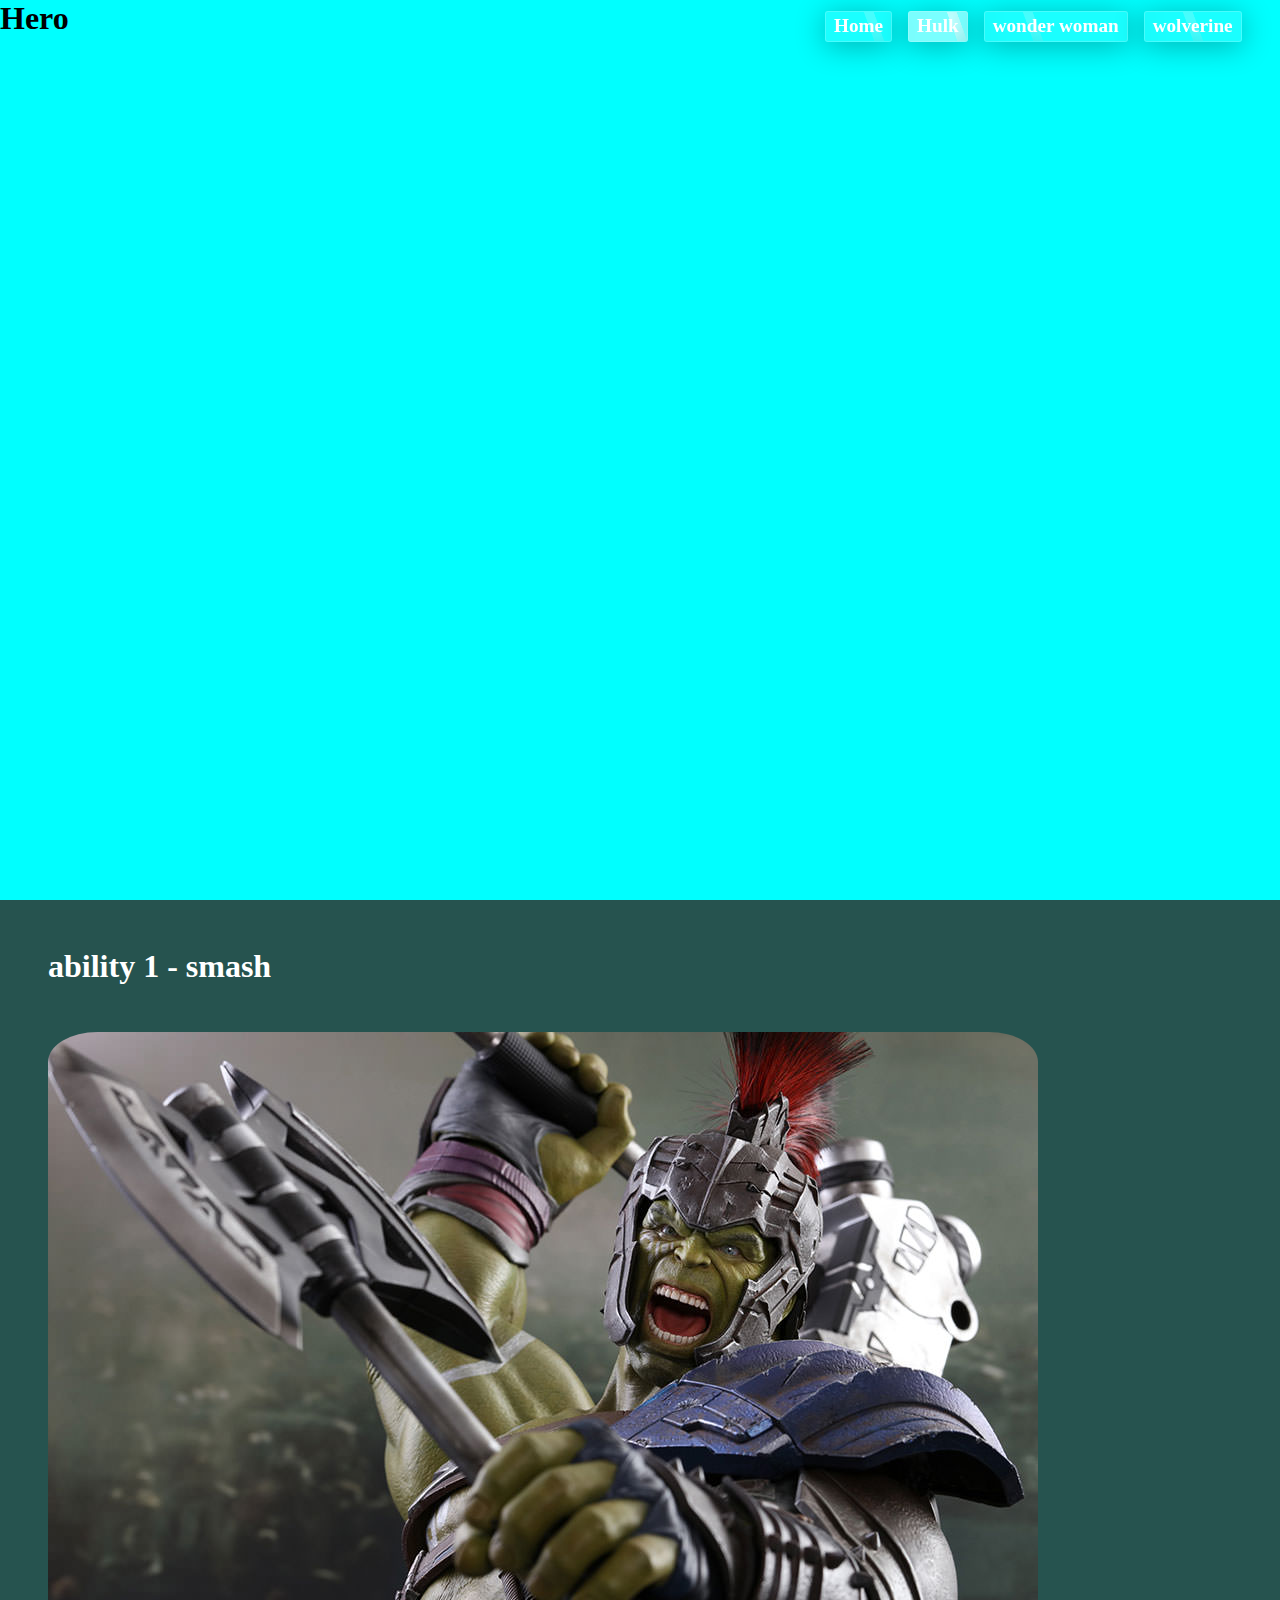
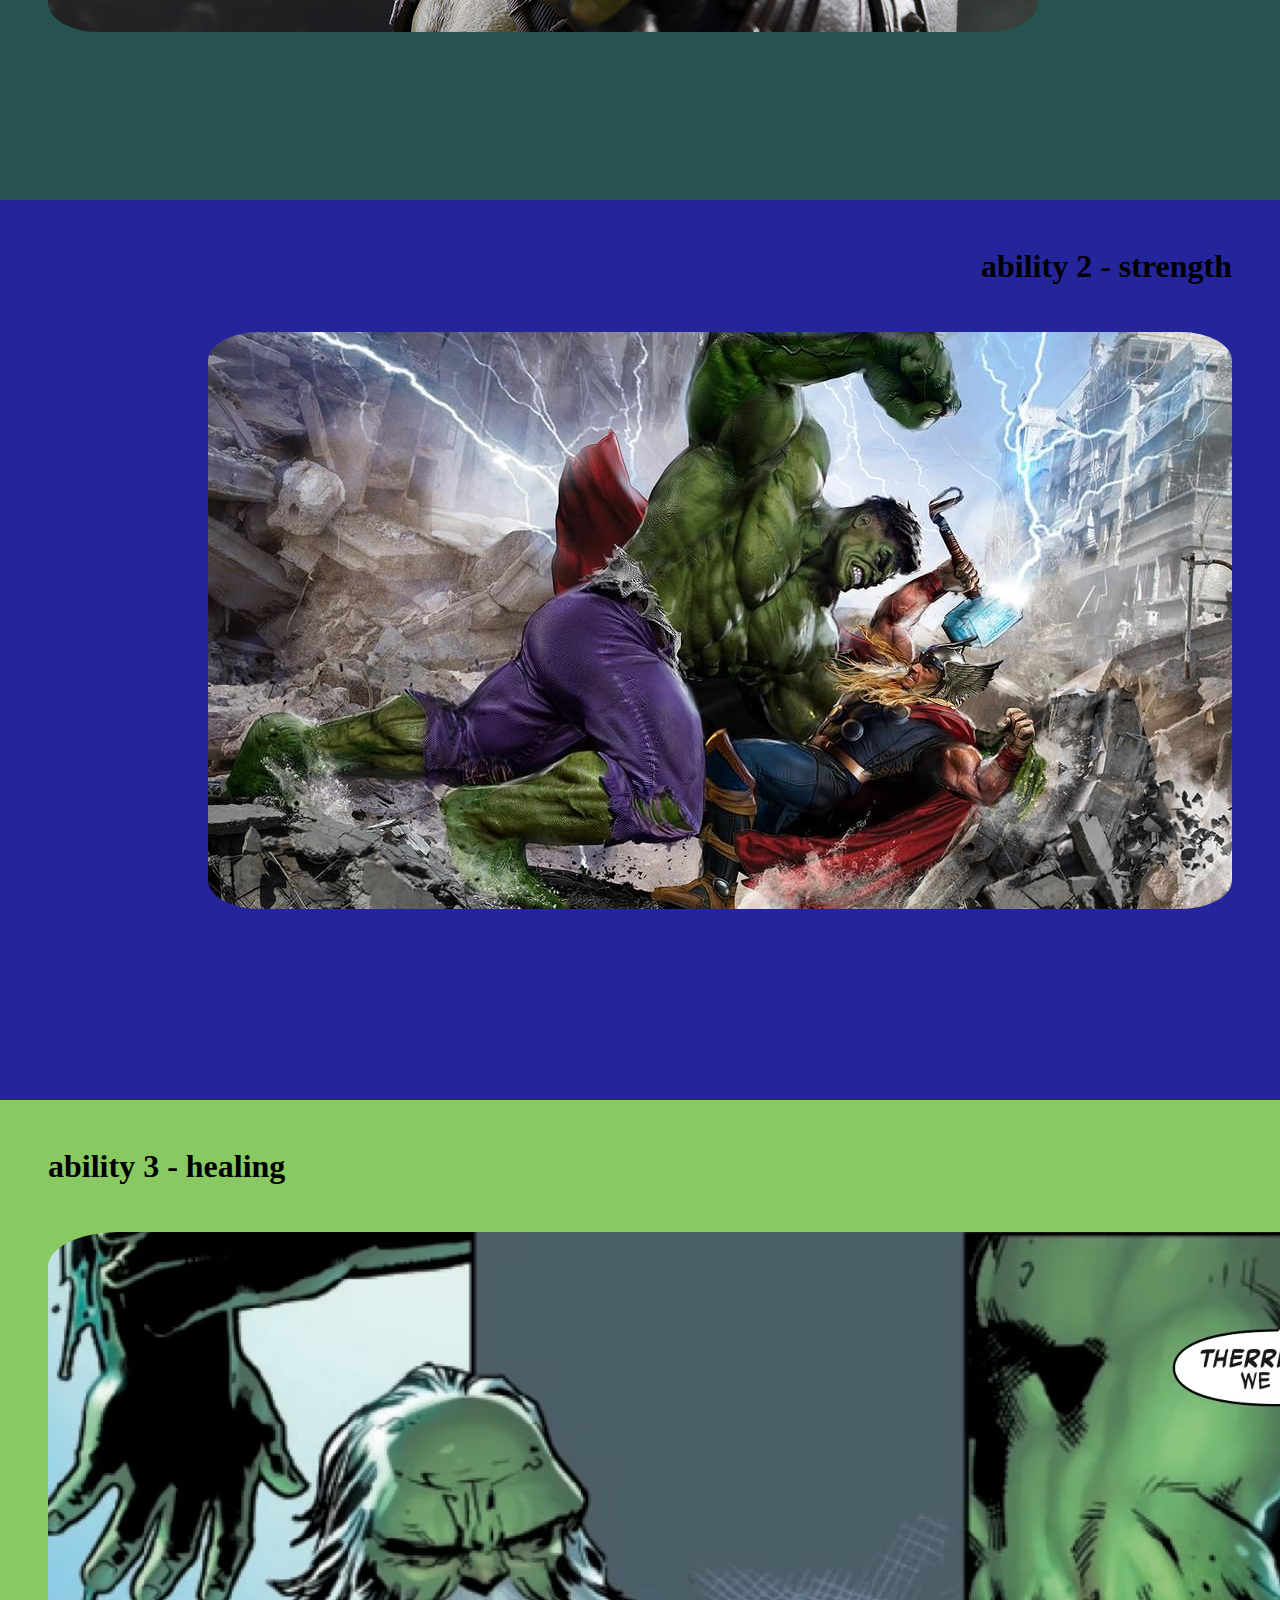
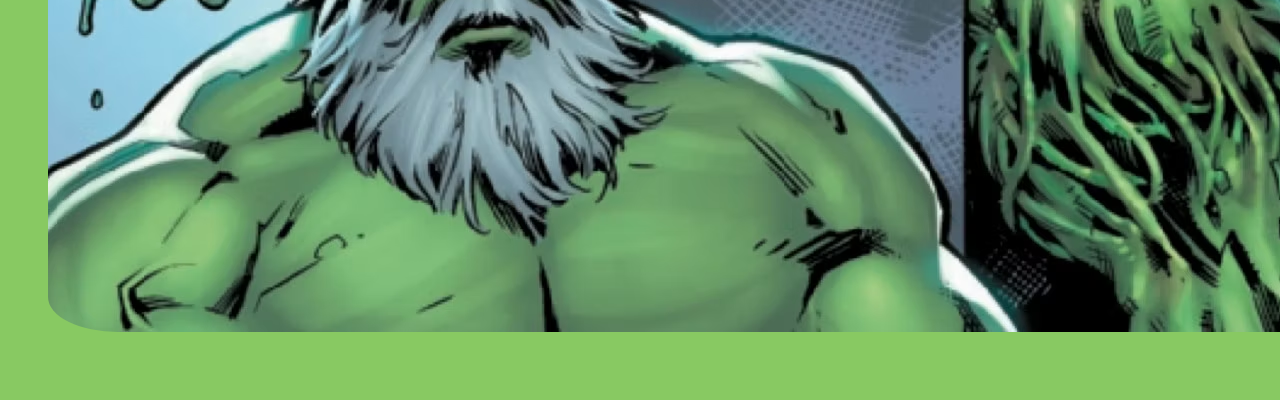
<file: pages/hulk/index.html>
<!DOCTYPE html>
<html lang="en">
<head>
    <meta charset="UTF-8">
    <meta name="viewport" content="width=device-width, initial-scale=1.0">
    <title>Hulk</title>

    <link rel="stylesheet" href="./assets/css/style.css">
    <link rel="stylesheet" href="./assets/css/header.css">
    <link rel="stylesheet" href="./assets/css/scrollbar.css">   
</head>
<body>
    <header class="header">
        <a href="../../index.html" class="btn">Home</a>
        <a class="btn active">Hulk</a>
        <a href="../wonder-woman/index.html" class="btn">wonder woman</a>
        <a href="https://www.marvel.com/characters/wolverine-james-howlett" class="btn">wolverine</a>
        
    </header>

    <section class="hero">
        <h1>Hero</h1>
    </section>

    <section class="featuresxxx">
        <div class="feature left smash">
            <h1>ability 1 - smash</h1>
            <img src="./assets/img/hulksmash.jpg" alt="smashhulk" />
        </div>
        <div class="feature right strength">
            <h1>ability 2 - strength</h1>
            <img src="./assets/img/hulkvsthor.jpg" alt="smashhulk" />
        </div>
        <div class="feature left healing">
            <h1>ability 3 - healing</h1>
            <img src="./assets/img/hulkhealing.avif" alt="smashhulk" />
        </div>
    </section>

    <footer></footer>
</body>
</html>
</file>
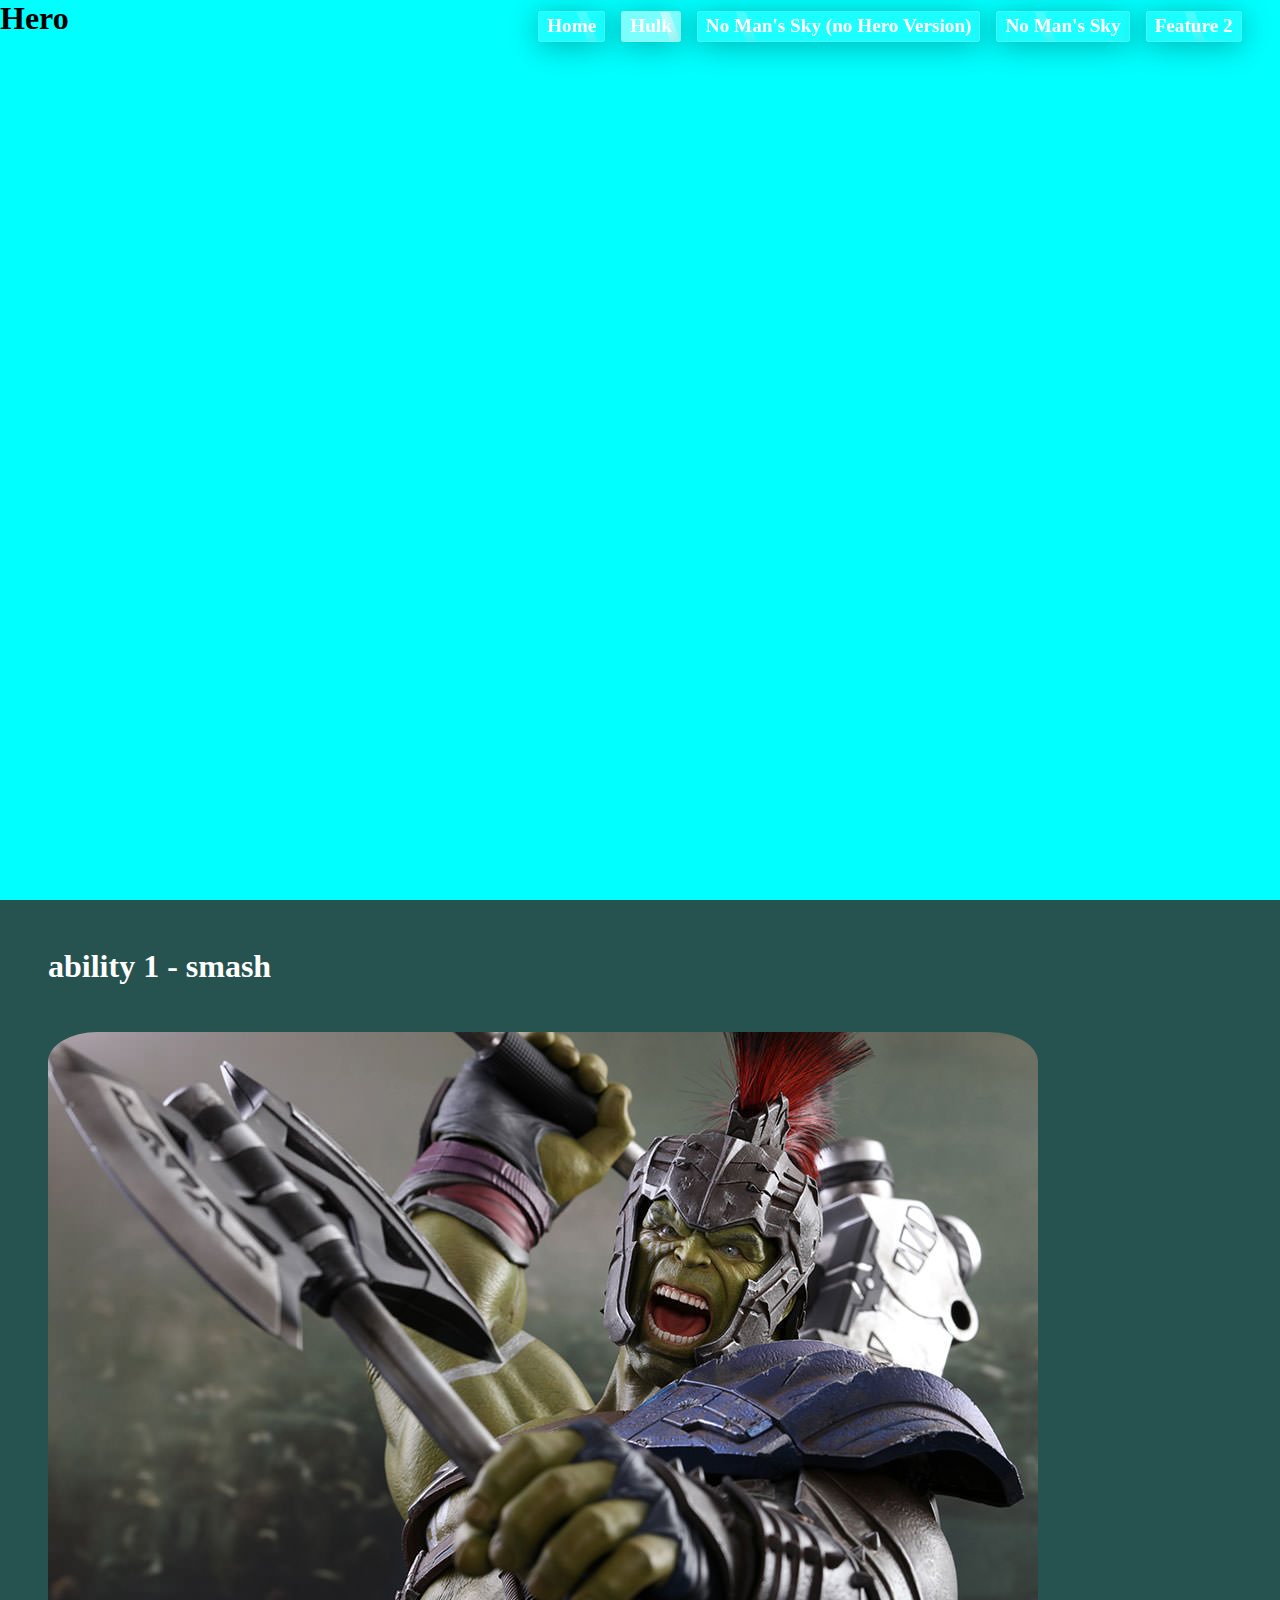
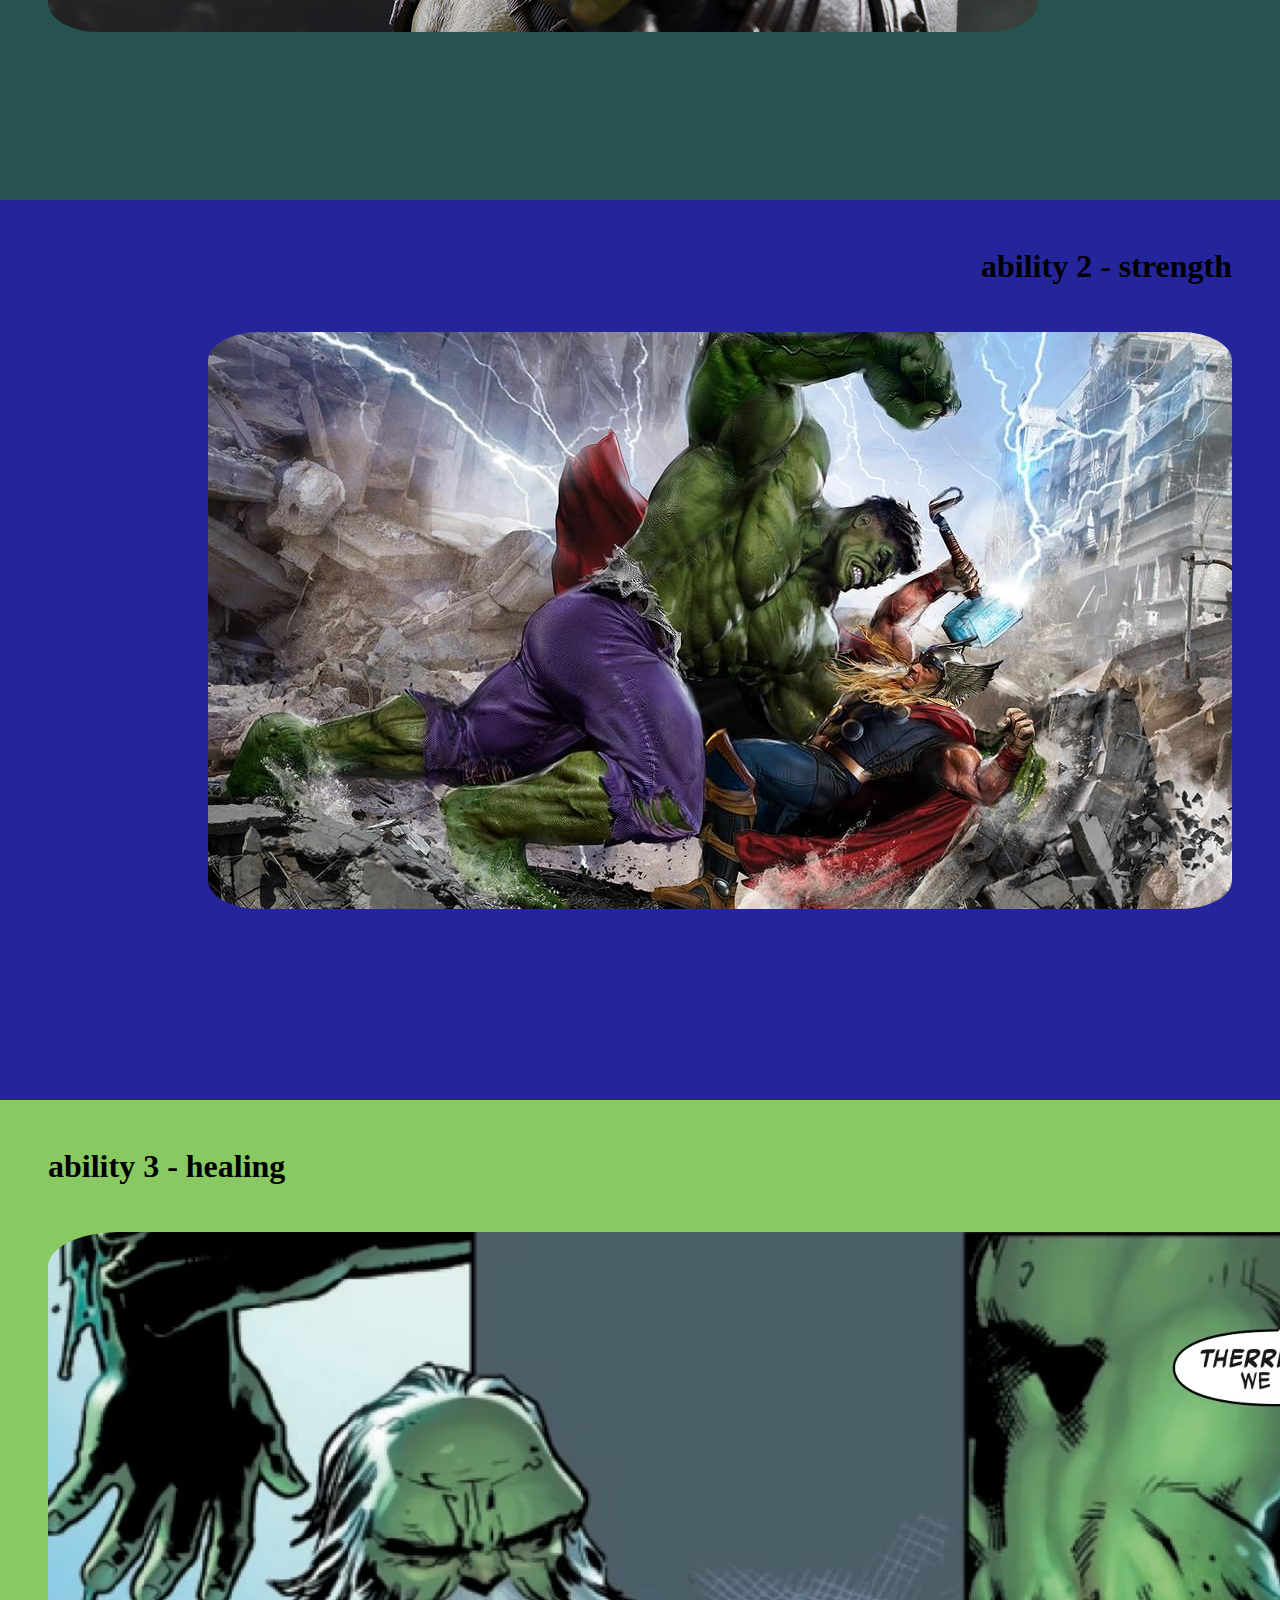
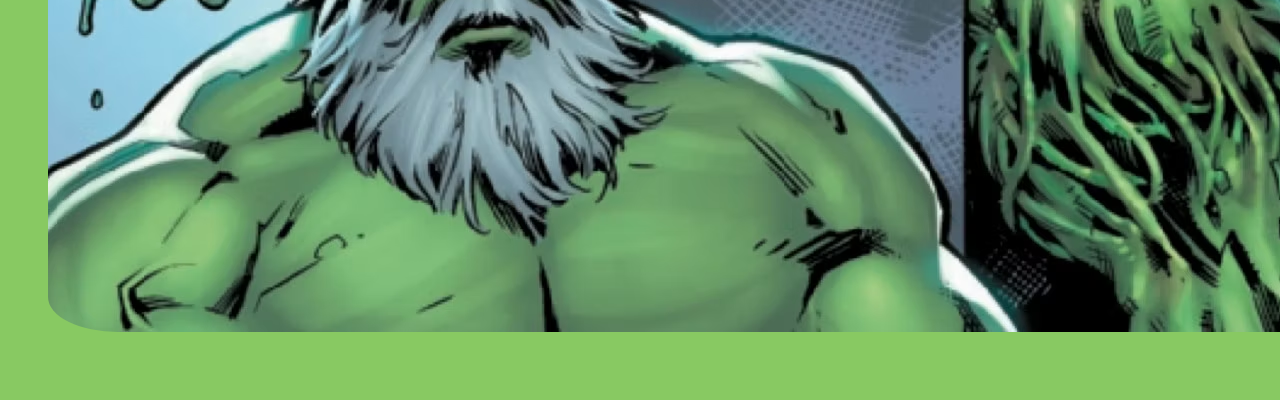
<file: pages/marvel-page/index.html>
<!DOCTYPE html>
<html lang="en">
<head>
    <meta charset="UTF-8">
    <meta name="viewport" content="width=device-width, initial-scale=1.0">
    <title>Hulk</title>

    <link rel="stylesheet" href="./assets/css/style.css">
    <link rel="stylesheet" href="./assets/css/header.css">
</head>
<body>
    <header class="header">
        <a href="../../index.html" class="btn">Home</a>
        <a class="btn active">Hulk</a>
        <a href="../no-man's-sky-no-hero/" class="btn">No Man's Sky (no Hero Version)</a>
        <a href="../no-man's-sky-no-hero/" class="btn">No Man's Sky</a>
        <a href="" class="btn">Feature 2</a>
    </header>

    <section class="hero">
        <h1>Hero</h1>
    </section>

    <section class="features">
        <div class="feature left smash">
            <h1>ability 1 - smash</h1>
            <img src="../marvel-page/assets/img/hulksmash.jpg" alt="smashhulk" />
        </div>
        <div class="feature right strength">
            <h1>ability 2 - strength</h1>
            <img src="../marvel-page/assets/img/hulkvsthor.jpg" alt="smashhulk" />
        </div>
        <div class="feature left healing">
            <h1>ability 3 - healing</h1>
            <img src="../marvel-page/assets/img/hulkhealing.avif" alt="smashhulk" />
        </div>
    </section>

    <footer></footer>
</body>
</html>
</file>
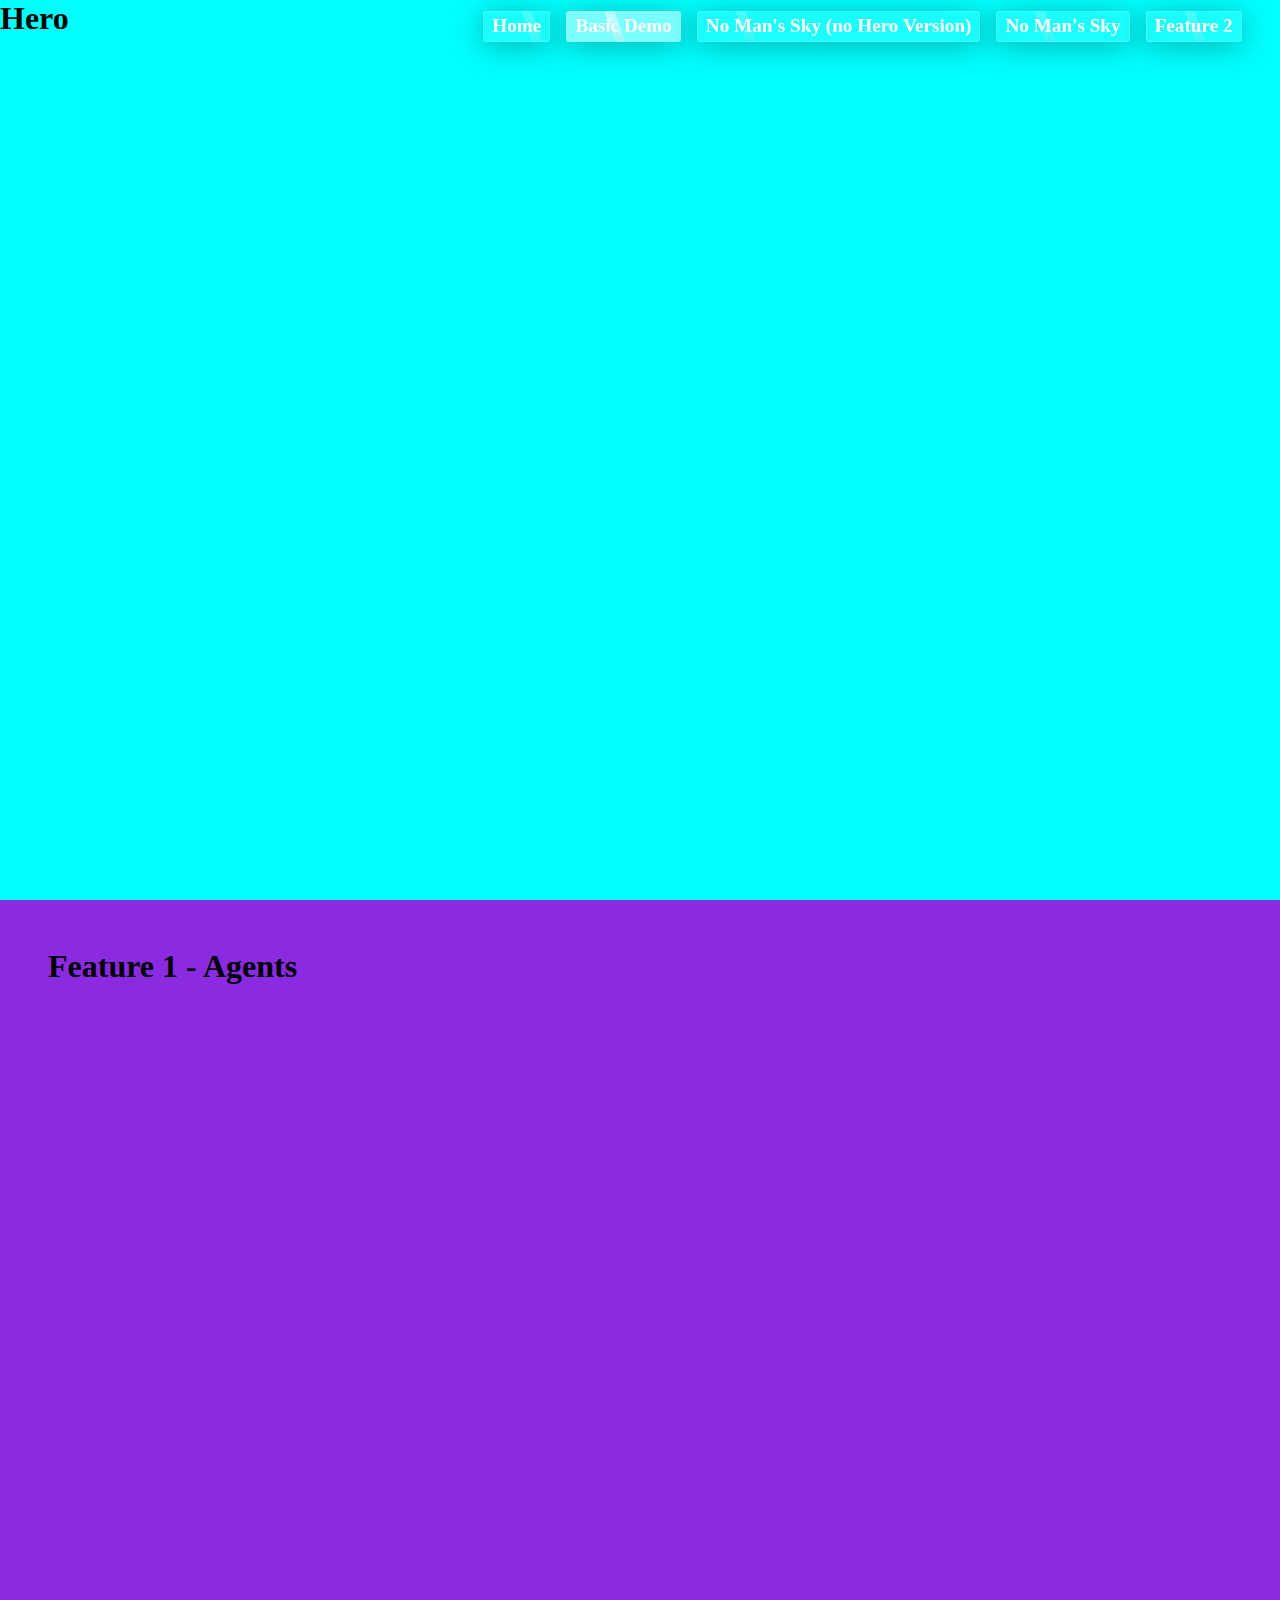
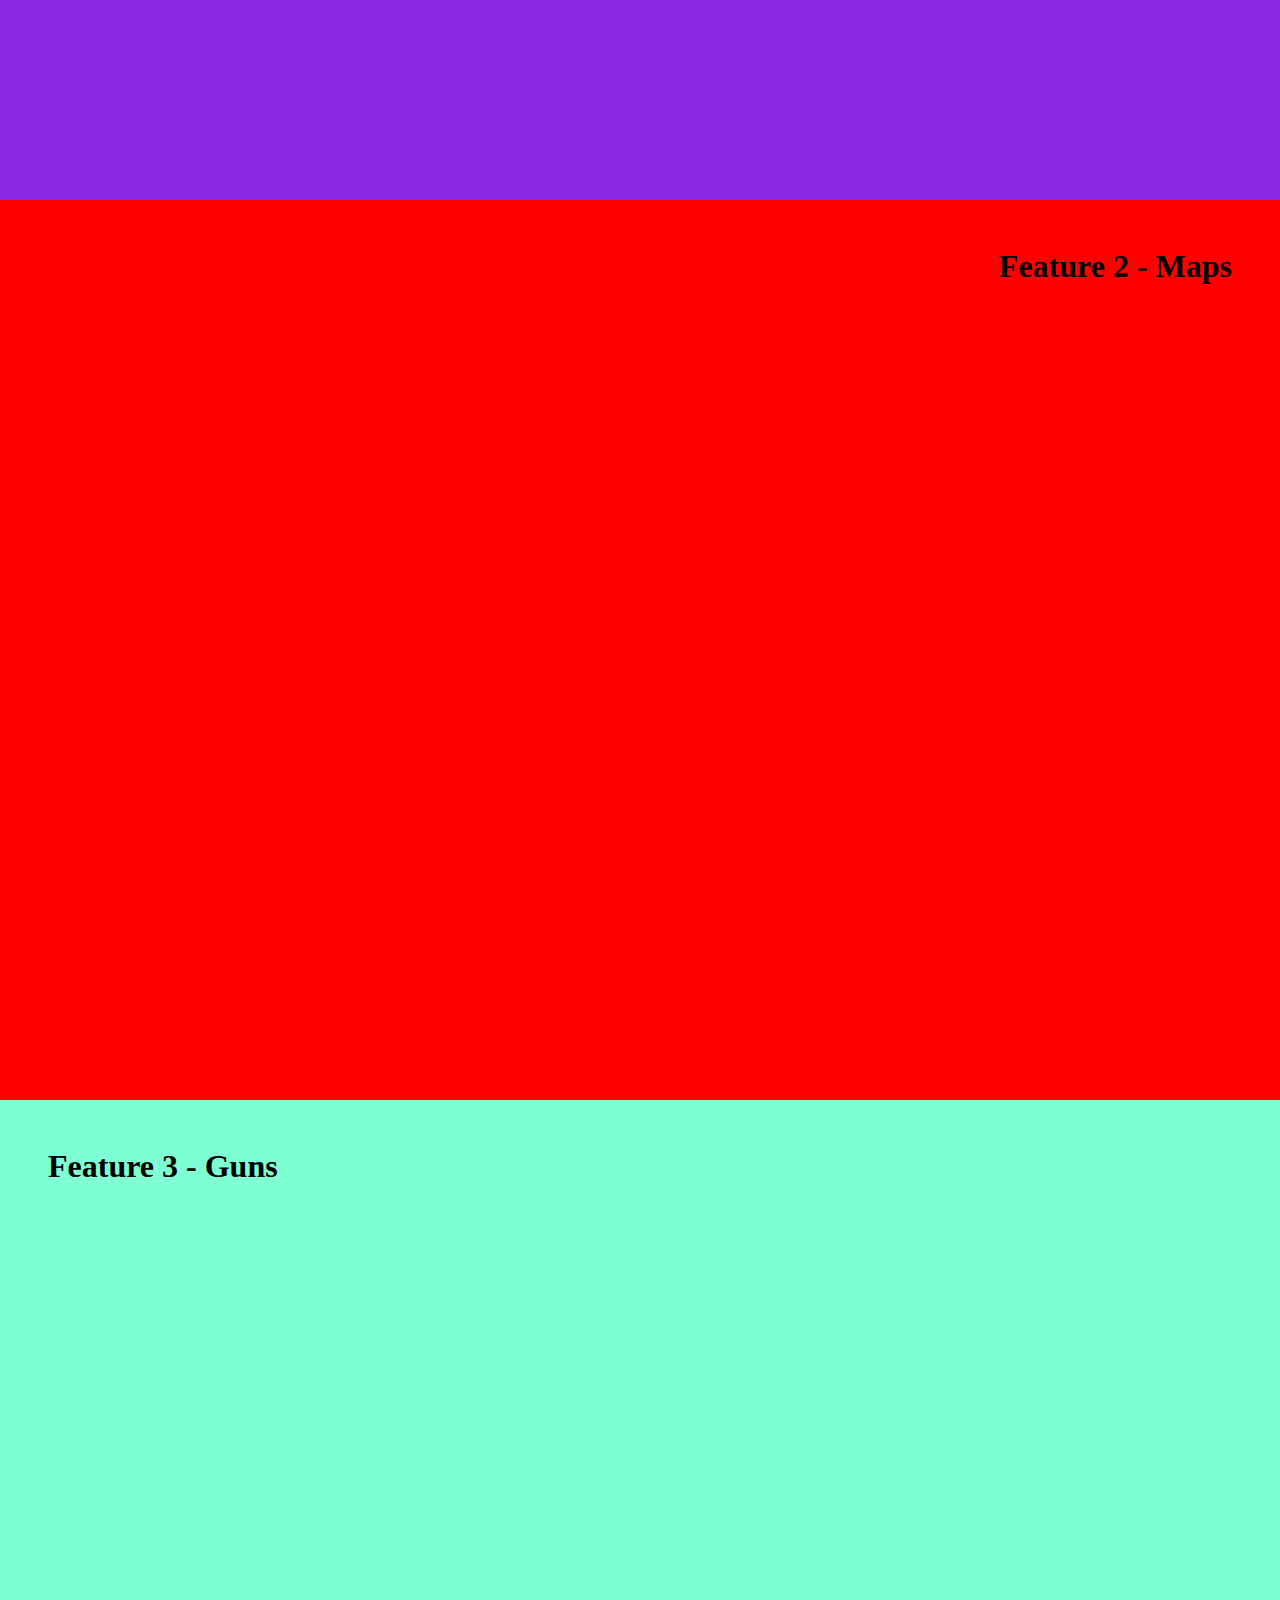
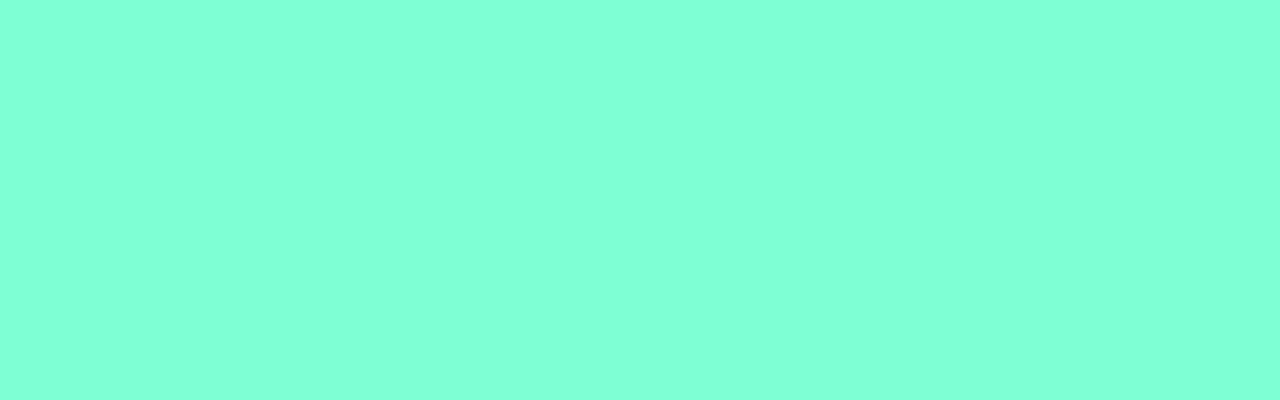
<file: pages/page1/index.html>
<!DOCTYPE html>
<html lang="en">
<head>
    <meta charset="UTF-8">
    <meta name="viewport" content="width=device-width, initial-scale=1.0">
    <title>Basic</title>

    <link rel="stylesheet" href="./assets/css/style.css">
    <link rel="stylesheet" href="./assets/css/header.css">
</head>
<body>
    <header class="header">
        <a href="../../index.html" class="btn">Home</a>
        <a class="btn active">Basic Demo</a>
        <a href="../no-man's-sky-no-hero/" class="btn">No Man's Sky (no Hero Version)</a>
        <a href="../no-man's-sky-no-hero/" class="btn">No Man's Sky</a>
        <a href="" class="btn">Feature 2</a>
    </header>

    <section class="hero">
        <h1>Hero</h1>
    </section>

    <section class="features">
        <div class="feature left agents">
            <h1>Feature 1 - Agents</h1>
        </div>
        <div class="feature right maps">
            <h1>Feature 2 - Maps</h1>
        </div>
        <div class="feature left guns">
            <h1>Feature 3 - Guns</h1>
        </div>
    </section>

    <footer></footer>
</body>
</html>
</file>
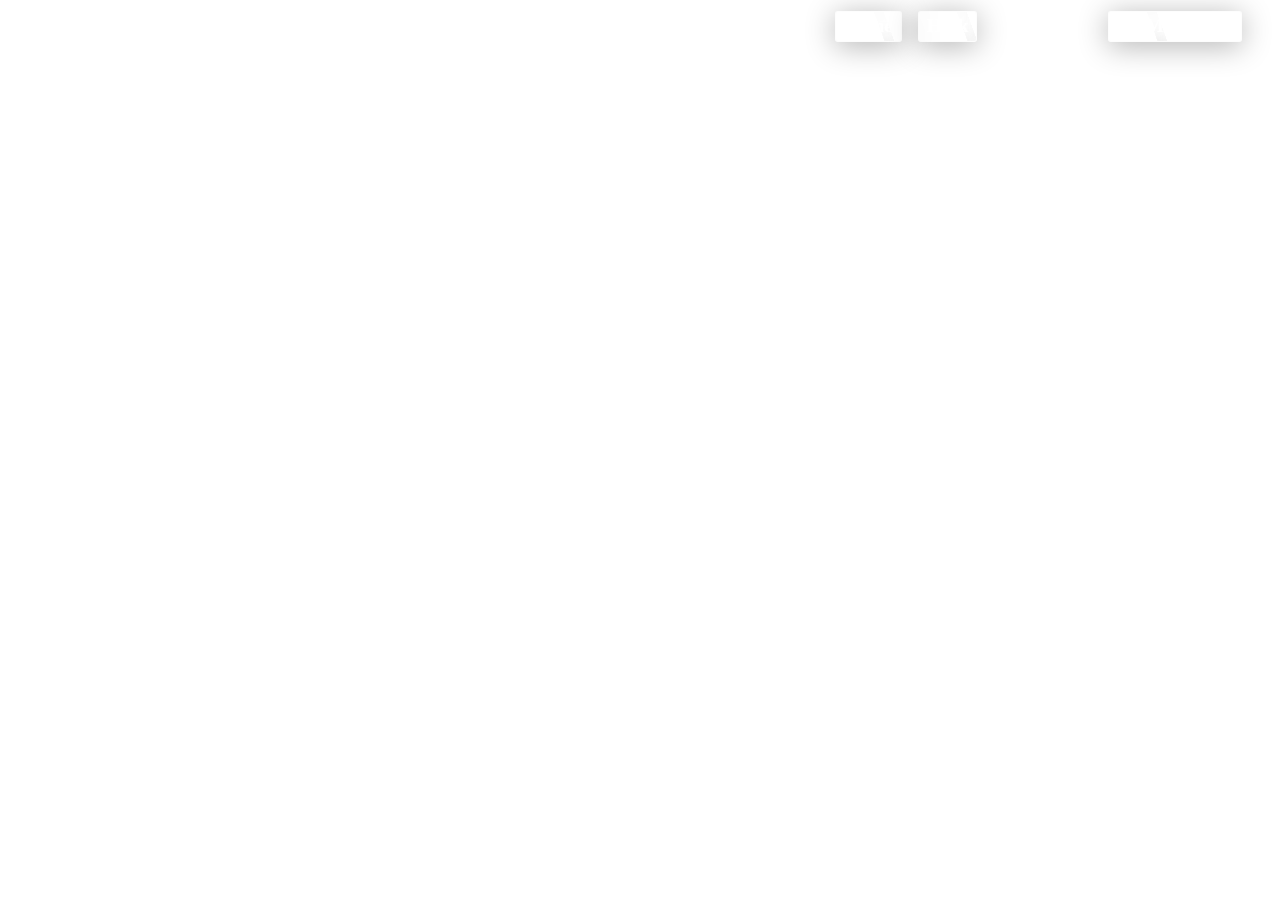
<file: pages/wolverine/index.html>
<!DOCTYPE html>
<html lang="en">
<head>
    <meta charset="UTF-8">
    <meta name="viewport" content="width=device-width, initial-scale=1.0">
    <title>wolverine</title>

    <link rel="stylesheet" href="./assets/css/style.css">
    <link rel="stylesheet" href="./assets/css/header.css">
    <link rel="stylesheet" href="./assets/css/scrollbar.css">
</head>
<body>
    <header class="headersx">
        <a href="../../index.html" class="btn">Home</a>
        <a href="../marvel-page" class="btn">Hulk</a>
        <a class="../wonder-woman" class="btn">wonder woman </a>
        <a href="../wolverine/index.html" class="btn">No Man's Sky</a>
</body>
</html>
</file>
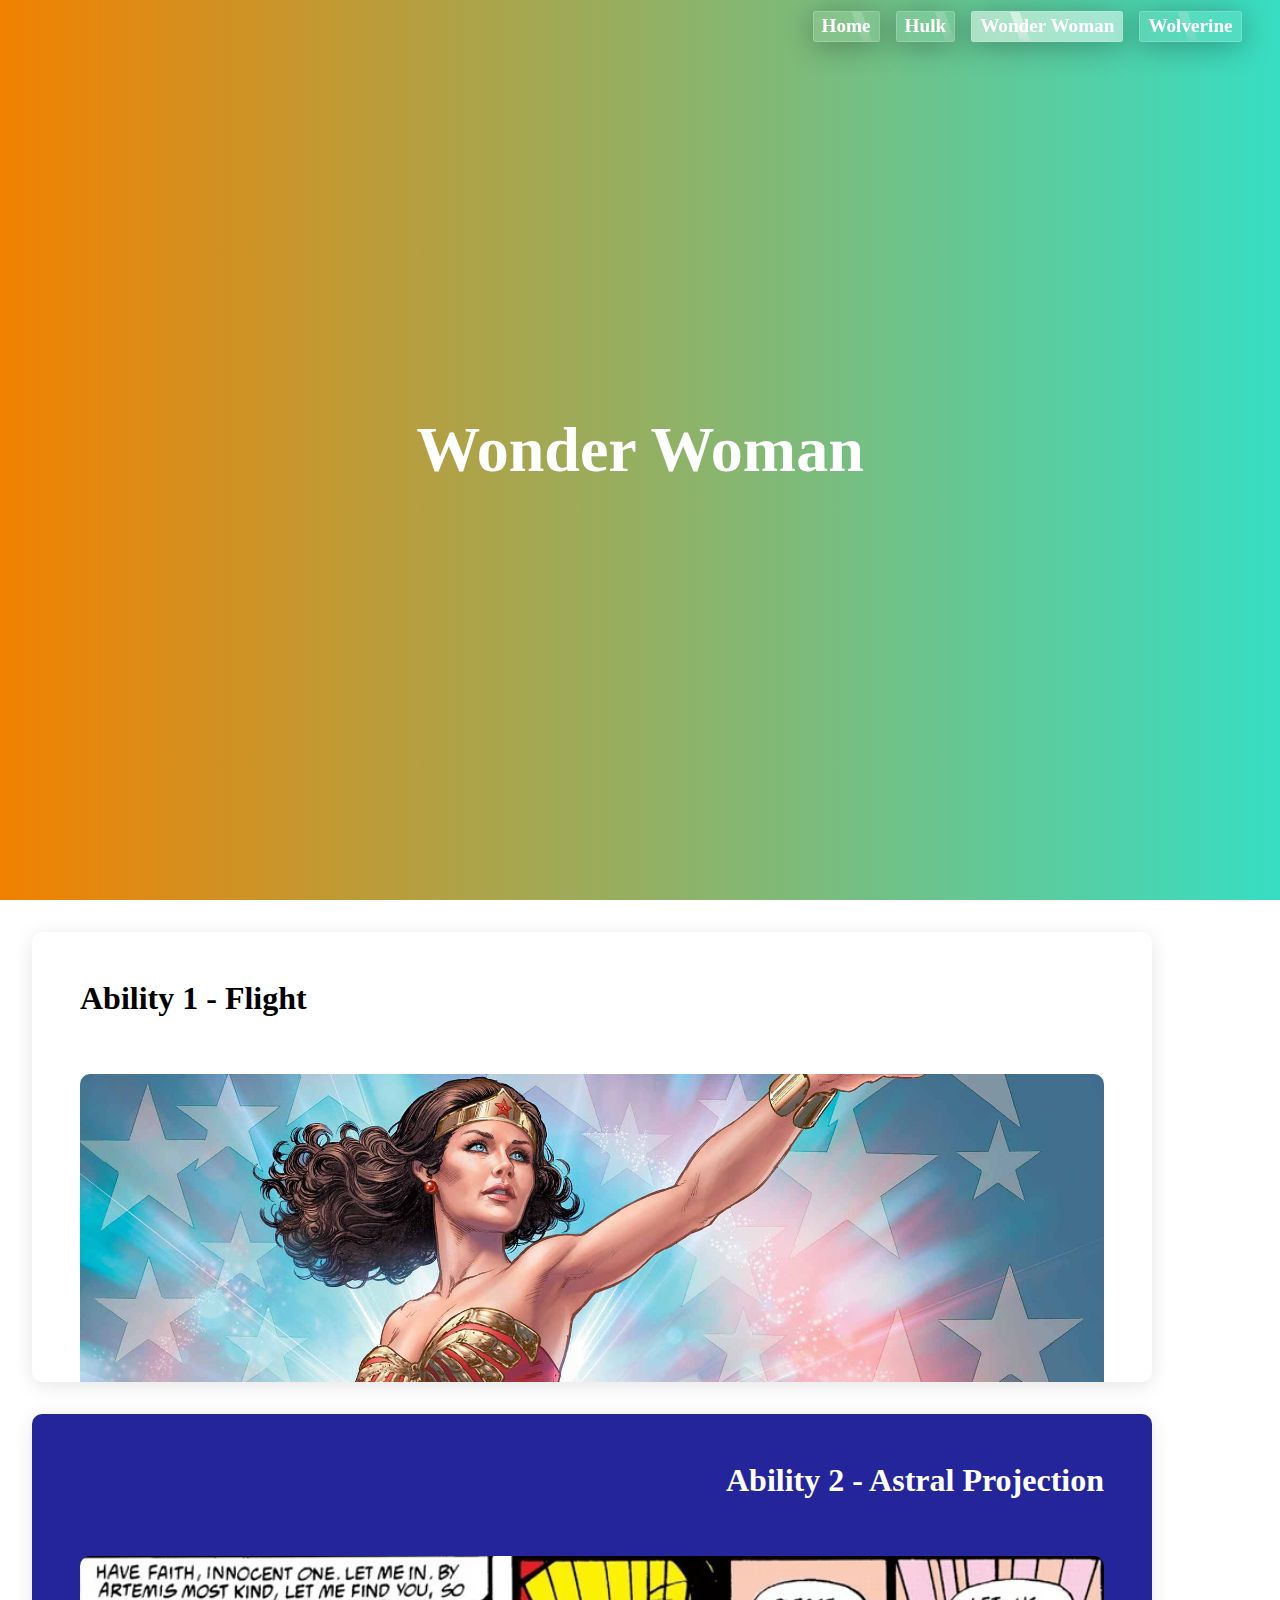
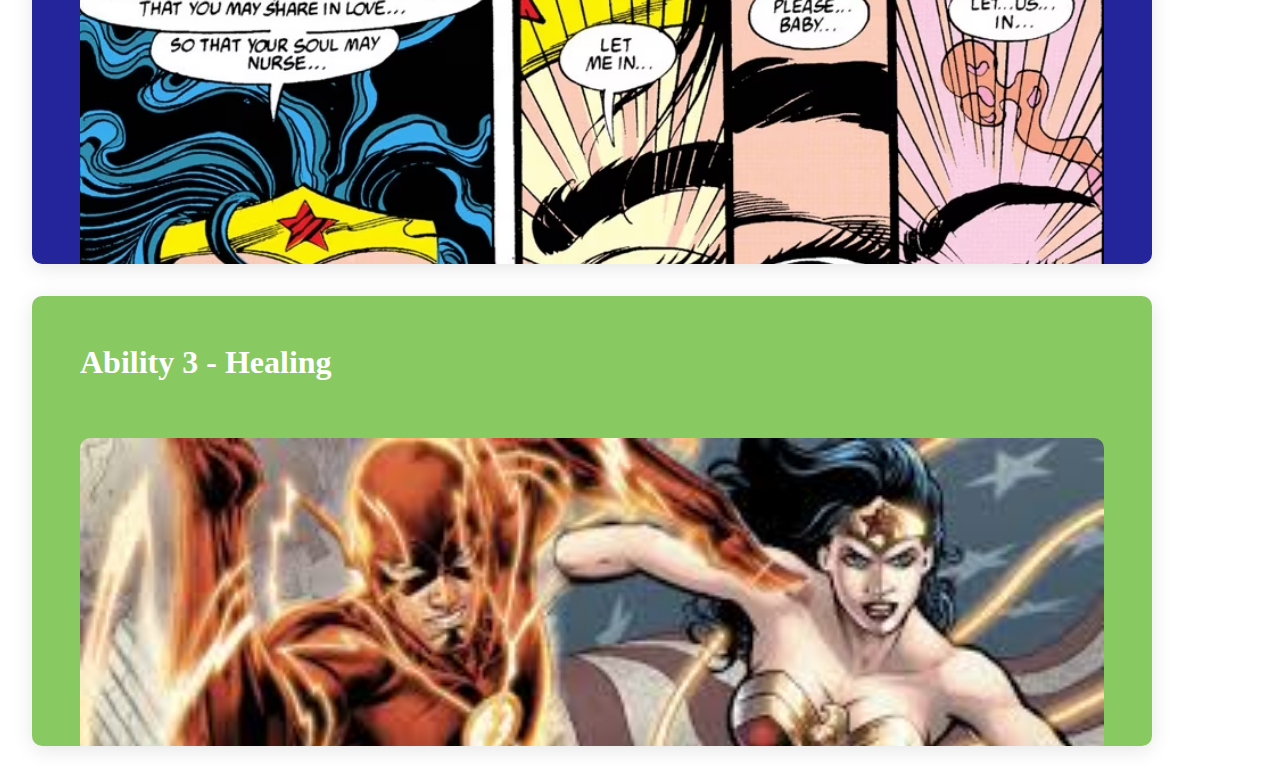
<file: pages/wonder-woman/index.html>
<!DOCTYPE html>
<html lang="en">
<head>
    <meta charset="UTF-8">
    <meta name="viewport" content="width=device-width, initial-scale=1.0">
    <title>Wonder Woman</title>

    <link rel="stylesheet" href="./assets/css/style.css">
    <link rel="stylesheet" href="./assets/css/header.css">
    <link rel="stylesheet" href="./assets/css/scrollbar.css">
</head>
<body>
    <header class="headersxi">
        <a href="../../index.html" class="btn">Home</a>
        <a href="../hulk/index.html" class="btn">Hulk</a>
        <a href="#" class="btn active">Wonder Woman</a>
        <a href="https://www.marvel.com/characters/wolverine-james-howlett" class="btn">Wolverine</a>
    </header>

    <section class="herosx">
        <h1>Wonder Woman</h1>
    </section>

    <section class="featuresxxi">
        <div class="feature left flight">
            <h1>Ability 1 - Flight</h1>
            <img src="./assets/img/wonderwoman1.jpg" alt="Wonder Woman flying" />
        </div>
        <div class="feature right astral">
            <h1>Ability 2 - Astral Projection</h1>
            <img src="./assets/img/astral_5fd967dd89d817.44565983.avif" alt="Wonder Woman astral projection" />
        </div>
        <div class="feature left healing">
            <h1>Ability 3 - Healing</h1>
            <img src="./assets/img/wonderspeed.jpg" alt="Wonder Woman healing" />
        </div>
    </section>

    <footer></footer>
</body>
</html>
</file>
<file: pages/hulk/assets/css/style.css>
* {
    padding: 0;
    margin: 0;
    box-sizing: border-box;
}
.hero {
    height: 100dvh;
    background-color: aqua;
}
img {
    border-radius: 5%;
    margin-top:4%;
    transition: transform 0.3, box-shadow 0.3s ease-in-out;
    transition: transform 0.5s cubic-bezier(0.25, 0.1, 0.25, 1), box-shadow 0.5s cubic-bezier(0.25, 0.1, 0.25, 1);
}

img:hover {
        transform: scale(0.8);
        box-shadow: 0 0 50px rgb(0, 0, 0);
    }
.featuresxxx {
    width: calc(100dvw -6rem);
    display: flex;
    flex-direction: column;
    height: fit-content;

    & .feature {
        height: 100dvh;
        display: flex;
        flex-direction: column;
        padding: 3rem;

        &.smash {
            background-color: rgba(6, 58, 53, 0.87);
            color:white;
        }

        &.healing {
            background-color: rgba(64, 168, 3, 0.623);
        }

        &.left {
            align-items: flex-start;

        }

        &.right {
            align-items: flex-end;
            background-color: rgb(37, 37, 155);
        }
    }
}
</file>
<file: pages/hulk/assets/css/header.css>
* {
    padding: 0;
    margin: 0;
    box-sizing: 0;
}

.header {
    width: calc(100dvw - 1.4rem);
    display: flex;
    justify-content: flex-end;
    padding: .7rem 1rem;
    gap: 1rem;
    color: white;
    height: fit-content;
    position: absolute;

    
    & .btn {
        background: rgba(255, 255, 255, 0.1);
        box-shadow: 0 4px 30px rgba(0, 0, 0, 0.301);
        backdrop-filter: blur(10px);
        -webkit-backdrop-filter: blur(10px);
        font-size: 1.2rem;
        border: 1px solid rgba(245, 245, 245, 0.212);
        padding: .2rem .5rem;
        border-radius: 3px;
        font-weight: 700;
        text-decoration: none;
        color: var(--color-primary-1);
        overflow: hidden;
        transition: all .2s ease;
        cursor: pointer;
        
        &.active {
            background: rgba(255, 255, 255, 0.479);
        }
        
        &::before {
            position: absolute;
            width: 10px;
            height: 50px;
            z-index: -1;
            background: rgba(255, 255, 255, 0.1);
            display: block;
            content: '';
            backdrop-filter: blur(10px);
            -webkit-backdrop-filter: blur(10px);
            transform: skew(20deg) translateY(-5px) translateX(40px);
            transition: all .2s ease;
        }

        &:hover {
            transform: scale(1.1);
            &::before {
                transform: skew(20deg) translateY(-5px) translateX(-20px);
            }
        }
    }
}

@media only screen and (max-width: 1024px) {
    .header {
        & .btn {
            font-size: 1rem;
        }
    }
}
</file>
<file: pages/hulk/assets/css/scrollbar.css>
*::-webkit-scrollbar{
    width: 6px;
}

*::-webkit-scrollbar-track{
    background-color: #000e689c;
    border-radius: 15px;
}

*::-webkit-scrollbar-thumb{
    background-color: #000000;
    border-radius: 20px;
}
</file>
<file: pages/marvel-page/assets/css/style.css>
* {
    padding: 0;
    margin: 0;
    box-sizing: border-box;
}
.hero {
    height: 100dvh;
    background-color: aqua;
}
img {
    border-radius: 5%;
    margin-top:4%;
    transition: transform 0.3, box-shadow 0.3s ease-in-out;
    transition: transform 0.5s cubic-bezier(0.25, 0.1, 0.25, 1), box-shadow 0.5s cubic-bezier(0.25, 0.1, 0.25, 1);
}

img:hover {
        transform: scale(0.8);
        box-shadow: 0 0 50px rgb(0, 0, 0);
    }
.features {
    width: calc(100dvw -6rem);
    display: flex;
    flex-direction: column;s
    height: fit-content;

    & .feature {
        height: 100dvh;
        display: flex;
        flex-direction: column;
        padding: 3rem;

        &.smash {
            background-color: rgba(6, 58, 53, 0.87);
            color:white;
        }

        &.healing {
            background-color: rgba(64, 168, 3, 0.623);
        }

        &.left {
            align-items: flex-start;

        }

        &.right {
            align-items: flex-end;
            background-color: rgb(37, 37, 155);
        }
    }
}
</file>
<file: pages/marvel-page/assets/css/header.css>
* {
    padding: 0;
    margin: 0;
    box-sizing: 0;
}

.header {
    width: calc(100dvw - 1.4rem);
    display: flex;
    justify-content: flex-end;
    padding: .7rem 1rem;
    gap: 1rem;
    color: white;
    height: fit-content;
    position: absolute;

    
    & .btn {
        background: rgba(255, 255, 255, 0.1);
        box-shadow: 0 4px 30px rgba(0, 0, 0, 0.301);
        backdrop-filter: blur(10px);
        -webkit-backdrop-filter: blur(10px);
        font-size: 1.2rem;
        border: 1px solid rgba(245, 245, 245, 0.212);
        padding: .2rem .5rem;
        border-radius: 3px;
        font-weight: 700;
        text-decoration: none;
        color: var(--color-primary-1);
        overflow: hidden;
        transition: all .2s ease;
        cursor: pointer;
        
        &.active {
            background: rgba(255, 255, 255, 0.479);
        }
        
        &::before {
            position: absolute;
            width: 10px;
            height: 50px;
            z-index: -1;
            background: rgba(255, 255, 255, 0.1);
            display: block;
            content: '';
            backdrop-filter: blur(10px);
            -webkit-backdrop-filter: blur(10px);
            transform: skew(20deg) translateY(-5px) translateX(40px);
            transition: all .2s ease;
        }

        &:hover {
            transform: scale(1.1);
            &::before {
                transform: skew(20deg) translateY(-5px) translateX(-20px);
            }
        }
    }
}

@media only screen and (max-width: 1024px) {
    .header {
        & .btn {
            font-size: 1rem;
        }
    }
}
</file>
<file: pages/page1/assets/css/style.css>
* {
    padding: 0;
    margin: 0;
    box-sizing: border-box;
}

.hero {
    height: 100dvh;
    background-color: aqua;
}

.features {
    width: calc(100dvw -6rem);
    display: flex;
    flex-direction: column;
    height: fit-content;
    
    & .feature {
        height: 100dvh;
        display: flex;
        flex-direction: column;
        padding: 3rem;

        &.agents {
            background-color: blueviolet;
        }

        &.maps {
            background-color: red;
        }

        &.guns {
            background-color: aquamarine;
        }

        &.left {
            align-items: flex-start;
        }

        &.right {
            align-items: flex-end;
        }
    }
}
</file>
<file: pages/page1/assets/css/header.css>
* {
    padding: 0;
    margin: 0;
    box-sizing: 0;
}

.header {
    width: calc(100dvw - 1.4rem);
    display: flex;
    justify-content: flex-end;
    padding: .7rem 1rem;
    gap: 1rem;
    color: white;
    height: fit-content;
    position: absolute;

    
    & .btn {
        background: rgba(255, 255, 255, 0.1);
        box-shadow: 0 4px 30px rgba(0, 0, 0, 0.301);
        backdrop-filter: blur(10px);
        -webkit-backdrop-filter: blur(10px);
        font-size: 1.2rem;
        border: 1px solid rgba(245, 245, 245, 0.212);
        padding: .2rem .5rem;
        border-radius: 3px;
        font-weight: 700;
        text-decoration: none;
        color: var(--color-primary-1);
        overflow: hidden;
        transition: all .2s ease;
        cursor: pointer;
        
        &.active {
            background: rgba(255, 255, 255, 0.479);
        }
        
        &::before {
            position: absolute;
            width: 10px;
            height: 50px;
            z-index: -1;
            background: rgba(255, 255, 255, 0.1);
            display: block;
            content: '';
            backdrop-filter: blur(10px);
            -webkit-backdrop-filter: blur(10px);
            transform: skew(20deg) translateY(-5px) translateX(40px);
            transition: all .2s ease;
        }

        &:hover {
            transform: scale(1.1);
            &::before {
                transform: skew(20deg) translateY(-5px) translateX(-20px);
            }
        }
    }
}

@media only screen and (max-width: 1024px) {
    .header {
        & .btn {
            font-size: 1rem;
        }
    }
}
</file>
<file: pages/wolverine/assets/css/style.css>
* {
    padding: 0;
    margin: 0;
    box-sizing: border-box;
}
.hero {
    height: 100dvh;
    background-color: aqua;
}
img {
    border-radius: 5%;
    margin-top:4%;
    transition: transform 0.3, box-shadow 0.3s ease-in-out;
    transition: transform 0.5s cubic-bezier(0.25, 0.1, 0.25, 1), box-shadow 0.5s cubic-bezier(0.25, 0.1, 0.25, 1);
}

img:hover {
        transform: scale(0.8);
        box-shadow: 0 0 50px rgb(0, 0, 0);
    }
.features {
    width: calc(100dvw -6rem);
    display: flex;
    flex-direction: column;s
    height: fit-content;

    & .feature {
        height: 100dvh;
        display: flex;
        flex-direction: column;
        padding: 3rem;

        &.smash {
            background-color: rgba(6, 58, 53, 0.87);
            color:white;
        }

        &.healing {
            background-color: rgba(64, 168, 3, 0.623);
        }

        &.left {
            align-items: flex-start;

        }

        &.right {
            align-items: flex-end;
            background-color: rgb(37, 37, 155);
        }
    }
}
</file>
<file: pages/wolverine/assets/css/header.css>
* {
    padding: 0;
    margin: 0;
    box-sizing: 0;
}

.headersx {
    width: calc(100dvw - 1.4rem);
    display: flex;
    justify-content: flex-end;
    padding: .7rem 1rem;
    gap: 1rem;
    color: white;
    height: fit-content;
    position: absolute;

    
    & .btn {
        background: rgba(255, 255, 255, 0.1);
        box-shadow: 0 4px 30px rgba(0, 0, 0, 0.301);
        backdrop-filter: blur(10px);
        -webkit-backdrop-filter: blur(10px);
        font-size: 1.2rem;
        border: 1px solid rgba(245, 245, 245, 0.212);
        padding: .2rem .5rem;
        border-radius: 3px;
        font-weight: 700;
        text-decoration: none;
        color: var(--color-primary-1);
        overflow: hidden;
        transition: all .2s ease;
        cursor: pointer;    
        
        &.active {
            background: rgba(255, 255, 255, 0.479);
        }
        
        &::before {
            position: absolute;
            width: 10px;
            height: 50px;
            z-index: -1;
            background: rgba(255, 255, 255, 0.1);
            display: block;
            content: '';
            backdrop-filter: blur(10px);
            -webkit-backdrop-filter: blur(10px);
            transform: skew(20deg) translateY(-5px) translateX(40px);
            transition: all .2s ease;
        }

        &:hover {
            transform: scale(1.1);
            &::before {
                transform: skew(20deg) translateY(-5px) translateX(-20px);
            }
        }
    }
}

@media only screen and (max-width: 1024px) {
    .header {
        & .btn {
            font-size: 1rem;
        }
    }
}
</file>
<file: pages/wolverine/assets/css/scrollbar.css>
*::-webkit-scrollbar{
    width: 4px;
}

*::-webkit-scrollbar-track{
    background-color: #000e68;
    border-radius: 12px;
}

*::-webkit-scrollbar-thumb{
    background-color: #000000;
    border-radius: 12px;
}
</file>
<file: pages/wonder-woman/assets/css/style.css>
* {
    padding: 0;
    margin: 0;
    box-sizing: border-box;
}

.herosx {
    height: 100vh;
    background-color: aqua;
    display: flex;
    justify-content: center;
    align-items: center;
    text-align: center;
    font-size: 2rem;
    color: white;
    font-weight: bold;
    background-image: linear-gradient(to right, #f28100, #e672053d);
    animation: backgroundShift 10s infinite alternate;
}

@keyframes backgroundShift {
    0% {
        background-position: left;
    }
    100% {
        background-position: right;
    }
}

img {
    border-radius: 5%;
    margin-top: 4%;
    transition: transform 0.5s cubic-bezier(0.25, 0.1, 0.25, 1), box-shadow 0.5s cubic-bezier(0.25, 0.1, 0.25, 1);
}

img:hover {
    transform: scale(1.1);
    box-shadow: 0 0 50px rgb(0, 0, 0);
}

.featuresxxi {
    width: calc(100vw - 6rem);
    display: flex;
    flex-direction: column;
    height: fit-content;
    gap: 2rem;
    padding: 2rem;
}

.featuresxxi .feature {
    height: 50vh;
    display: flex;
    flex-direction: column;
    padding: 3rem;
    border-radius: 10px;
    box-shadow: 0 4px 20px rgba(0, 0, 0, 0.1);
    transition: transform 0.3s, box-shadow 0.3s;
    overflow: hidden;
    position: relative;
}

.featuresxxi .feature::before {
    content: '';
    position: absolute;
    top: 0;
    left: 0;
    width: 100%;
    height: 100%;
    background: rgba(255, 255, 255, 0.2);
    opacity: 0;
    transition: opacity 0.3s;
}

.featuresxxi .feature:hover::before {
    opacity: 1;
}

.featuresxxi .feature.smash {
    background-color: rgba(6, 58, 53, 0.87);
    color: white;
}

.featuresxxi .feature.healing {
    background-color: rgba(64, 168, 3, 0.623);
    color: white;
}

.featuresxxi .feature.left {
    align-items: flex-start;
}

.featuresxxi .feature.right {
    align-items: flex-end;
    background-color: rgb(37, 37, 155);
    color: white;
}

.featuresxxi .feature h1 {
    font-size: 2rem;
    margin-bottom: 1rem;
    animation: fadeIn 2s;
}

.featuresxxi .feature img {
    width: 100%;
    height: auto;
    border-radius: 10px;
    transition: transform 0.5s, box-shadow 0.5s;
}

.featuresxxi .feature img:hover {
    transform: scale(1.1);
    box-shadow: 0 0 50px rgba(0, 0, 0, 0.5);
}

@keyframes fadeIn {
    0% {
        opacity: 0;
        transform: translateY(20px);
    }
    100% {
        opacity: 1;
        transform: translateY(0);
    }
}
</file>
<file: pages/wonder-woman/assets/css/header.css>
* {
    padding: 0;
    margin: 0;
    box-sizing: border-box;
}

.headersxi {
    width: calc(100vw - 1.4rem);
    display: flex;
    justify-content: flex-end;
    padding: 0.7rem 1rem;
    gap: 1rem;
    color: white;
    height: fit-content;
    position: absolute;
}

.headersxi .btn {
    background: rgba(255, 255, 255, 0.1);
    box-shadow: 0 4px 30px rgba(0, 0, 0, 0.301);
    backdrop-filter: blur(10px);
    -webkit-backdrop-filter: blur(10px);
    font-size: 1.2rem;
    border: 1px solid rgba(245, 245, 245, 0.212);
    padding: 0.2rem 0.5rem;
    border-radius: 3px;
    font-weight: 700;
    text-decoration: none;
    color: var(--color-primary-1);
    overflow: hidden;
    transition: all 0.2s ease;
    cursor: pointer;
    position: relative;
}

.headersxi .btn.active {
    background: rgba(255, 255, 255, 0.479);
}

.headersxi .btn::before {
    position: absolute;
    width: 10px;
    height: 50px;
    z-index: -1;
    background: rgba(255, 255, 255, 0.1);
    display: block;
    content: '';
    backdrop-filter: blur(10px);
    -webkit-backdrop-filter: blur(10px);
    transform: skew(20deg) translateY(-5px) translateX(40px);
    transition: all 0.2s ease;
}

.headersxi .btn:hover {
    transform: scale(1.1);
}

.headersxi .btn:hover::before {
    transform: skew(20deg) translateY(-5px) translateX(-20px);
}

@media only screen and (max-width: 1024px) {
    .headersxi .btn {
        font-size: 1rem;
    }
}
</file>
<file: pages/wonder-woman/assets/css/scrollbar.css>
*::-webkit-scrollbar{
    width: 4px;
}

*::-webkit-scrollbar-track{
    background-color: #000e68;
    border-radius: 12px;
}

*::-webkit-scrollbar-thumb{
    background-color: #000000;
    border-radius: 12px;
}
</file>
